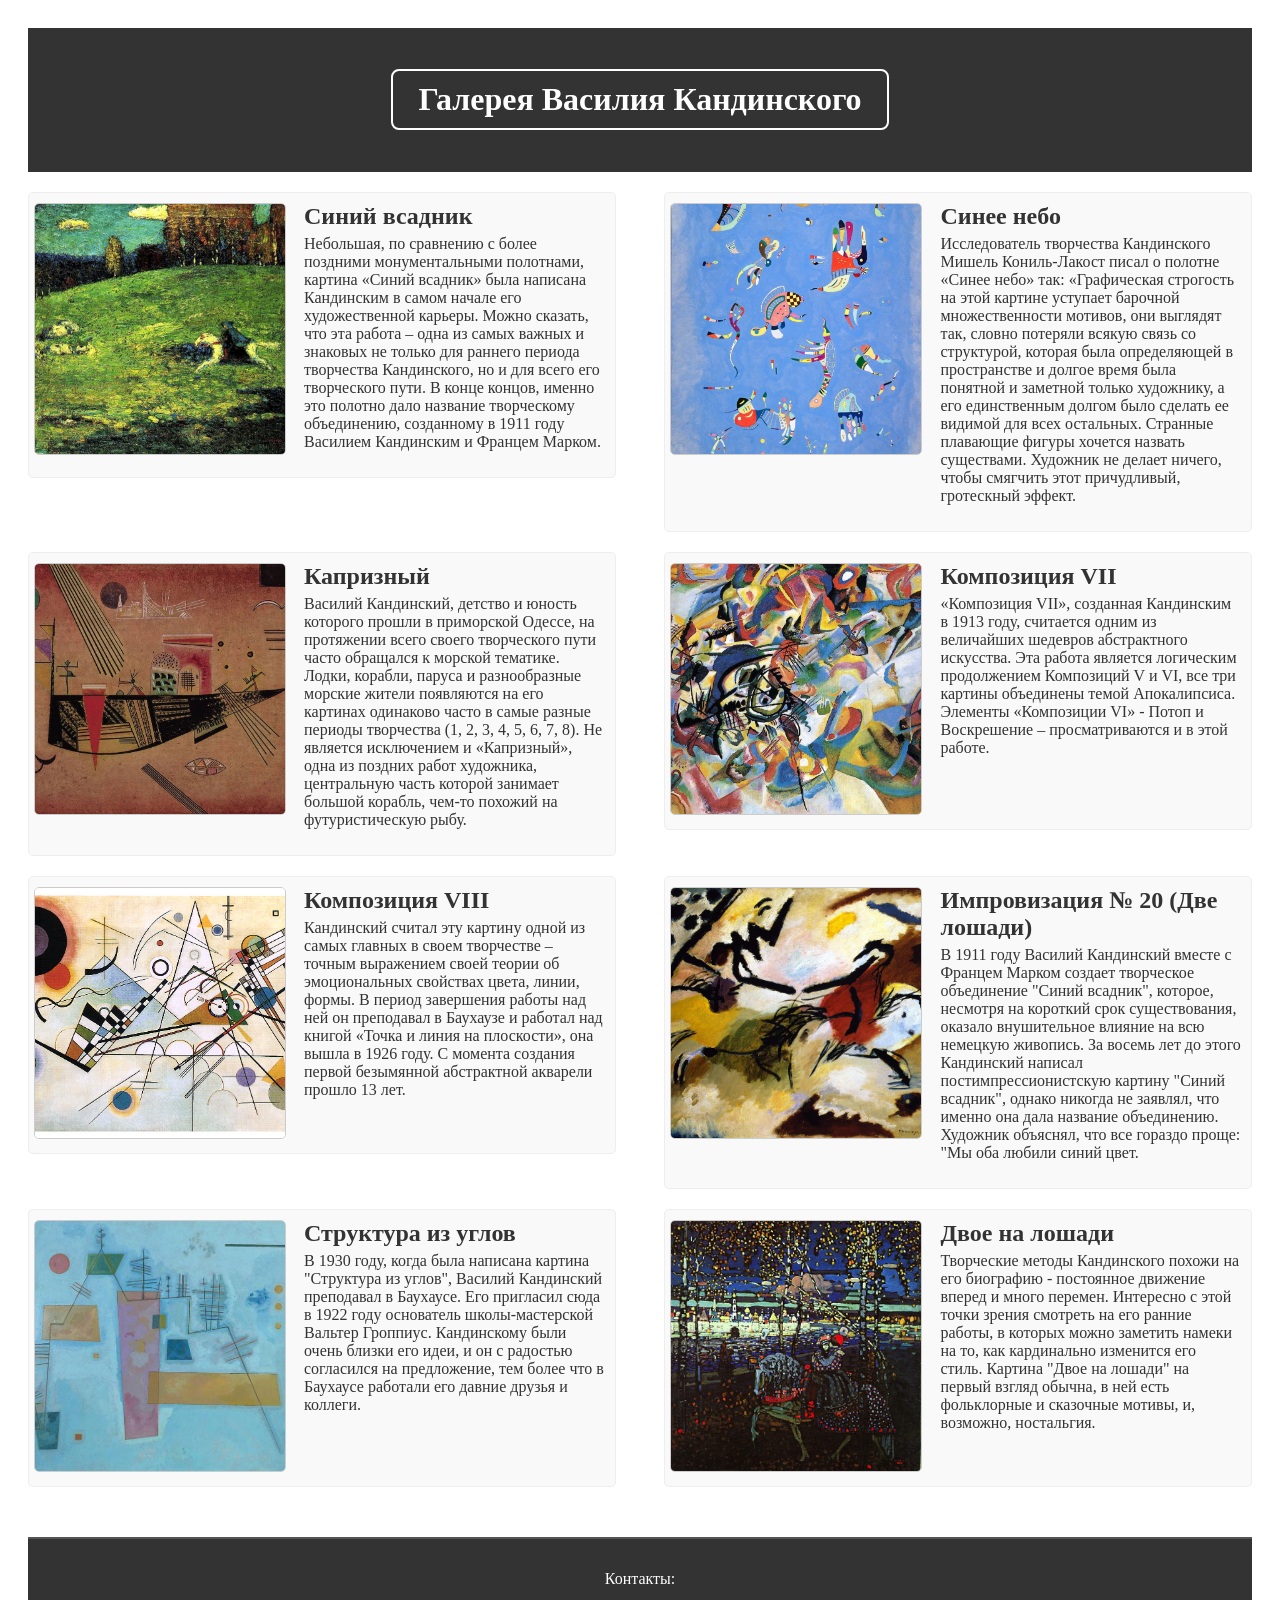
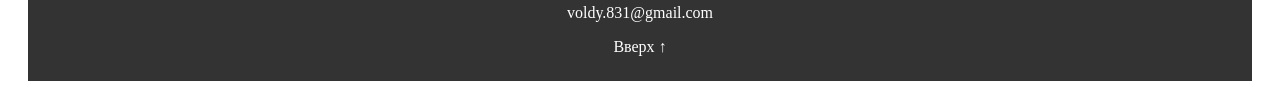
<file: index.html>
<!DOCTYPE html>
<html lang="ru">
<head>
  <meta charset="UTF-8">
  <meta name="description" content="Галерея картин Василия Кандинского — коллекция работ с описанием.">
  <title>Галерея Кандинского - Главная</title>
  <link rel="stylesheet" href="style.css">
</head>

<body>

    <header class="head">
      <h1><a href="index.html" class="logo" title="Вернуться на главную">Галерея Василия Кандинского</a></h1>
    </header>

    <main>
      <div class="row">
        <div class="item">
          <div class="thumbnail-container">
            <a href="blue_horseman.html">
              <img src="images/blue_horseman.jpg" alt="Картина: Синий всадник" class="thumbnail">
            </a>
          </div>
          <div class="description">
            <h2><a href="blue_horseman.html">Синий всадник</a></h2>
            <p><a href="blue_horseman.html">Небольшая, по сравнению с более поздними монументальными полотнами, картина «Синий всадник» была написана Кандинским в самом начале его художественной карьеры. Можно сказать, что эта работа – одна из самых важных и знаковых не только для раннего периода творчества Кандинского, но и для всего его творческого пути. В конце концов, именно это полотно дало название творческому объединению, созданному в 1911 году Василием Кандинским и Францем Марком.</a></p>
          </div>
        </div>

        <div class="item">
          <div class="thumbnail-container">
            <a href="blue_sky.html">
              <img src="images/blue_sky.jpg" alt="Картина: Синее небо" class="thumbnail">
            </a>
          </div>
          <div class="description">
            <h2><a href="blue_sky.html">Синее небо</a></h2>
            <p><a href="blue_sky.html">Исследователь творчества Кандинского Мишель Кониль-Лакост писал о полотне «Синее небо» так: «Графическая строгость на этой картине уступает барочной множественности мотивов, они выглядят так, словно потеряли всякую связь со структурой, которая была определяющей в пространстве и долгое время была понятной и заметной только художнику, а его единственным долгом было сделать ее видимой для всех остальных. Странные плавающие фигуры хочется назвать существами. Художник не делает ничего, чтобы смягчить этот причудливый, гротескный эффект.</a></p>
          </div>
        </div>

        <div class="row">
        <div class="item">
          <div class="thumbnail-container">
            <a href="capricious.html">
              <img src="images/capricious.jpg" alt="Картина: Капризный" class="thumbnail">
            </a>
          </div>
          <div class="description">
            <h2><a href="capricious.html">Капризный</a></h2>
            <p><a href="capricious.html">Василий Кандинский, детство и юность которого прошли в приморской Одессе, на протяжении всего своего творческого пути часто обращался к морской тематике. Лодки, корабли, паруса и разнообразные морские жители появляются на его картинах одинаково часто в самые разные периоды творчества (1, 2, 3, 4, 5, 6, 7, 8). Не является исключением и «Капризный», одна из поздних работ художника, центральную часть которой занимает большой корабль, чем-то похожий на футуристическую рыбу.</a></p>
          </div>
        </div>

        <div class="item">
          <div class="thumbnail-container">
            <a href="composition_VII.html">
              <img src="images/composition_VII.jpg" alt="Картина: Композиция VII" class="thumbnail">
            </a>
          </div>
          <div class="description">
            <h2><a href="composition_VII.html">Композиция VII</a></h2>
            <p><a href="composition_VII.html">«Композиция VII», созданная Кандинским в 1913 году, считается одним из величайших шедевров абстрактного искусства. Эта работа является логическим продолжением Композиций V  и VI, все три картины объединены темой Апокалипсиса. Элементы «Композиции VI» - Потоп и Воскрешение – просматриваются и в этой работе.</a></p>
          </div>
        </div>

        <div class="row">
        <div class="item">
          <div class="thumbnail-container">
            <a href="composition_VIII.html">
              <img src="images/composition_VIII.jpg" alt="Картина: Композиция VIII" class="thumbnail">
            </a>
          </div>
          <div class="description">
            <h2><a href="composition_VIII.html">Композиция VIII</a></h2>
            <p><a href="composition_VIII.html">Кандинский считал эту картину одной из самых главных в своем творчестве – точным выражением своей теории об эмоциональных свойствах цвета, линии, формы. В период завершения работы над ней он преподавал в Баухаузе и работал над книгой «Точка и линия на плоскости», она вышла в 1926 году. С момента создания первой безымянной абстрактной акварели прошло 13 лет.</a></p>
          </div>
        </div>

        <div class="item">
          <div class="thumbnail-container">
            <a href="improvisation_no_20_two_horses.html">
              <img src="images/improvisation_no_20_two_horses.jpg" alt="Картина: Импровизация № 20 (Две лошади)" class="thumbnail">
            </a>
          </div>
          <div class="description">
            <h2><a href="improvisation_no_20_two_horses.html">Импровизация № 20 (Две лошади)</a></h2>
            <p><a href="improvisation_no_20_two_horses.html">В 1911 году Василий Кандинский вместе с Францем Марком создает творческое объединение "Синий всадник", которое, несмотря на короткий срок существования, оказало внушительное влияние на всю немецкую живопись. За восемь лет до этого Кандинский написал постимпрессионистскую картину "Синий всадник", однако никогда не заявлял, что именно она дала название объединению. Художник объяснял, что все гораздо проще: "Мы оба любили синий цвет.</a></p>
          </div>
        </div>

        <div class="row">
        <div class="item">
          <div class="thumbnail-container">
            <a href="the_structure_of_the_corners.html">
              <img src="images/the_structure_of_the_corners.jpg" alt="Картина: Структура из углов" class="thumbnail">
            </a>
          </div>
          <div class="description">
            <h2><a href="the_structure_of_the_corners.html">Структура из углов</a></h2>
            <p><a href="the_structure_of_the_corners.html">В 1930 году, когда была написана картина "Структура из углов", Василий Кандинский преподавал в Баухаусе. Его пригласил сюда в 1922 году основатель школы-мастерской Вальтер Гроппиус. Кандинскому были очень близки его идеи, и он с радостью согласился на предложение, тем более что в Баухаусе работали его давние друзья и коллеги.</a></p>
          </div>
        </div>

        <div class="item">
          <div class="thumbnail-container">
            <a href="two_men_on_a_horse.html">
              <img src="images/two_men_on_a_horse.jpg" alt="Картина: Двое на лошади" class="thumbnail">
            </a>
          </div>
          <div class="description">
            <h2><a href="two_men_on_a_horse.html">Двое на лошади</a></h2>
            <p><a href="two_men_on_a_horse.html">Творческие методы Кандинского похожи на его биографию - постоянное движение вперед и много перемен. Интересно с этой точки зрения смотреть на его ранние работы, в которых можно заметить намеки на то, как кардинально изменится его стиль. Картина "Двое на лошади" на первый взгляд обычна, в ней есть фольклорные и сказочные мотивы, и, возможно, ностальгия.</a></p>
          </div>
        </div>
        
      </div>

    </main>

    <footer class="site-footer">

      <div class="contacts">
        <p>Контакты:</p>
        <p><a href="mailto:voldy.831@gmail.com">voldy.831@gmail.com</a></p>
      </div>

      <div class="back">
        <a href="#top">Вверх ↑</a>
      </div>
    </footer>

</body>

</html>
</file>
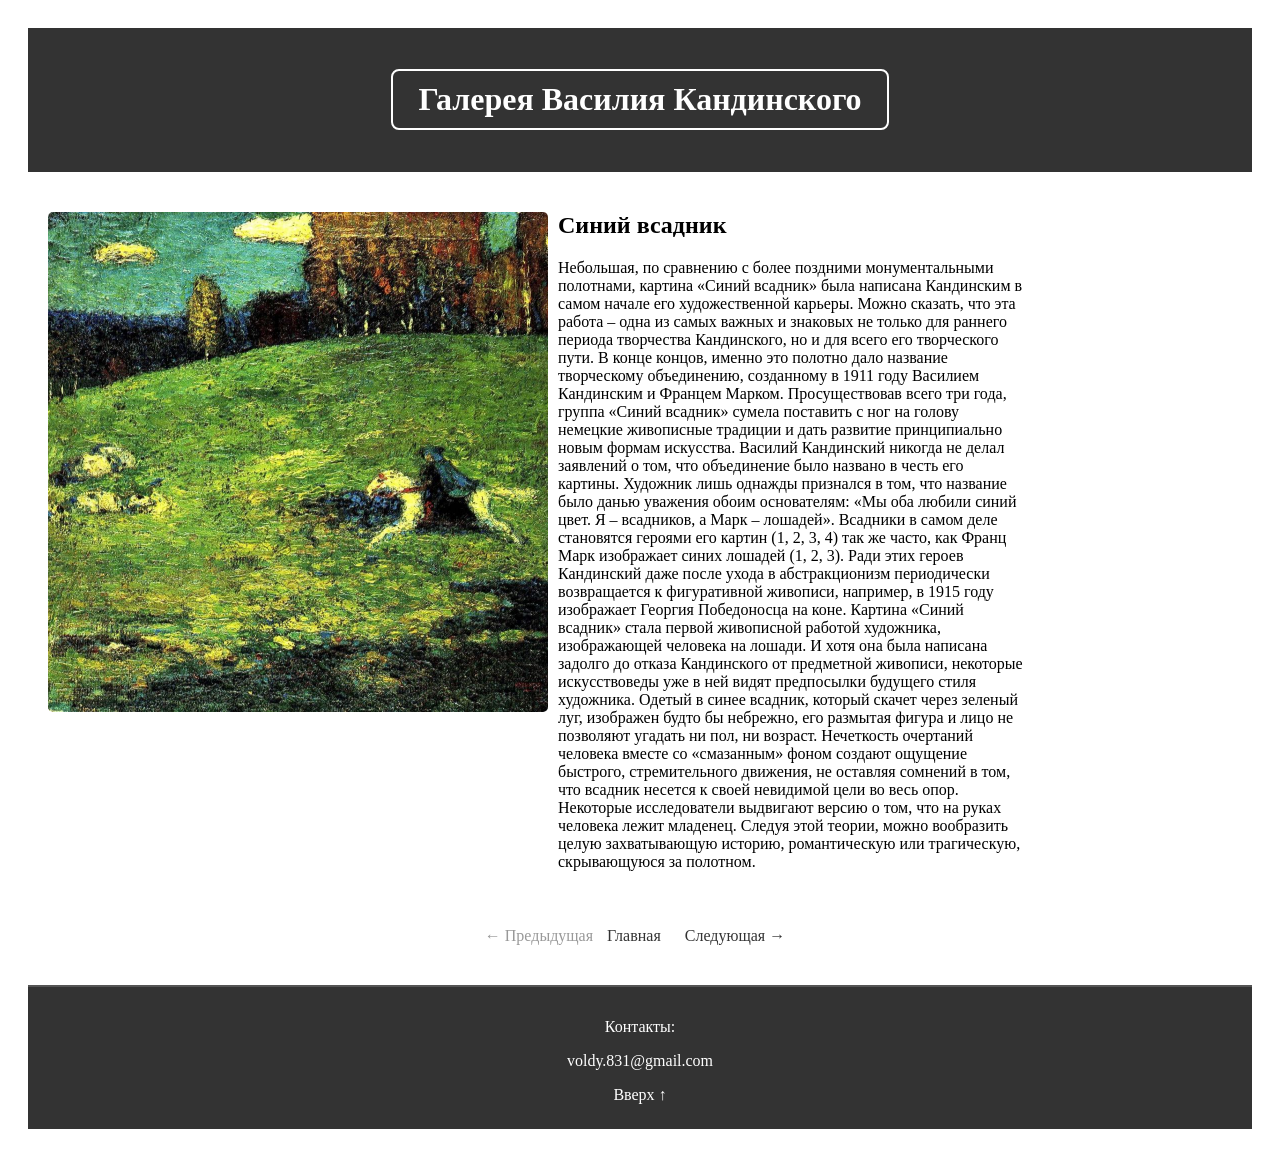
<file: blue_horseman.html>
<!DOCTYPE html>
<html lang="ru">

<head>
  <meta charset="UTF-8">
  <meta name="description" content="Галерея картин Василия Кандинского — коллекция работ с описанием.">
  <title>Галерея Кандинского - Главная</title>
  <link rel="stylesheet" href="style.css">
</head>

<body>

    <header class="head">
      <h1><a href="index.html" class="logo" title="Вернуться на главную">Галерея Василия Кандинского</a></h1>
    </header>

    <main>
      <div class="picture-page">
        <div class="info">
          <h2>Синий всадник</h2>
          <p>Небольшая, по сравнению с более поздними монументальными полотнами, картина «Синий всадник» была написана Кандинским в самом начале его художественной карьеры. Можно сказать, что эта работа – одна из самых важных и знаковых не только для раннего периода творчества Кандинского, но и для всего его творческого пути. В конце концов, именно это полотно дало название творческому объединению, созданному в 1911 году Василием Кандинским и Францем Марком. Просуществовав всего три года, группа «Синий всадник» сумела поставить с ног на голову немецкие живописные традиции и дать развитие принципиально новым формам искусства.
Василий Кандинский никогда не делал заявлений о том, что объединение было названо в честь его картины. Художник лишь однажды признался в том, что название было данью уважения обоим основателям: «Мы оба любили синий цвет. Я – всадников, а Марк – лошадей». Всадники в самом деле становятся героями его картин (1, 2, 3, 4) так же часто, как Франц Марк изображает синих лошадей (1, 2, 3). Ради этих героев Кандинский даже после ухода в абстракционизм периодически возвращается к фигуративной живописи, например, в 1915 году изображает Георгия Победоносца на коне.
Картина «Синий всадник» стала первой живописной работой художника, изображающей человека на лошади. И хотя она была написана задолго до отказа Кандинского от предметной живописи, некоторые искусствоведы уже в ней видят предпосылки будущего стиля художника. Одетый в синее всадник, который скачет через зеленый луг, изображен будто бы небрежно, его размытая фигура и лицо не позволяют угадать ни пол, ни возраст. Нечеткость очертаний человека вместе со «смазанным» фоном создают ощущение быстрого, стремительного движения, не оставляя сомнений в том, что всадник несется к своей невидимой цели во весь опор. Некоторые исследователи выдвигают версию о том, что на руках человека лежит младенец. Следуя этой теории, можно вообразить целую захватывающую историю, романтическую или трагическую, скрывающуюся за полотном.</p>
        </div>
        
        <div class="image">
          <img src="images/blue_horseman.jpg" alt="Картина: Синий всадник">
        </div>
      </div>

      <nav class="navigation">
        <span class="disabled">← Предыдущая</span>
        <a href="index.html">Главная</a>
        <a href="blue_sky.html">Следующая →</a>
      </nav>

    </main>

    <footer class="site-footer">

      <div class="contacts">
        <p>Контакты:</p>
        <p><a href="mailto:voldy.831@gmail.com">voldy.831@gmail.com</a></p>
      </div>

      <div class="back">
        <a href="#top">Вверх ↑</a>
      </div>
    </footer>

</body>

</html>
</file>
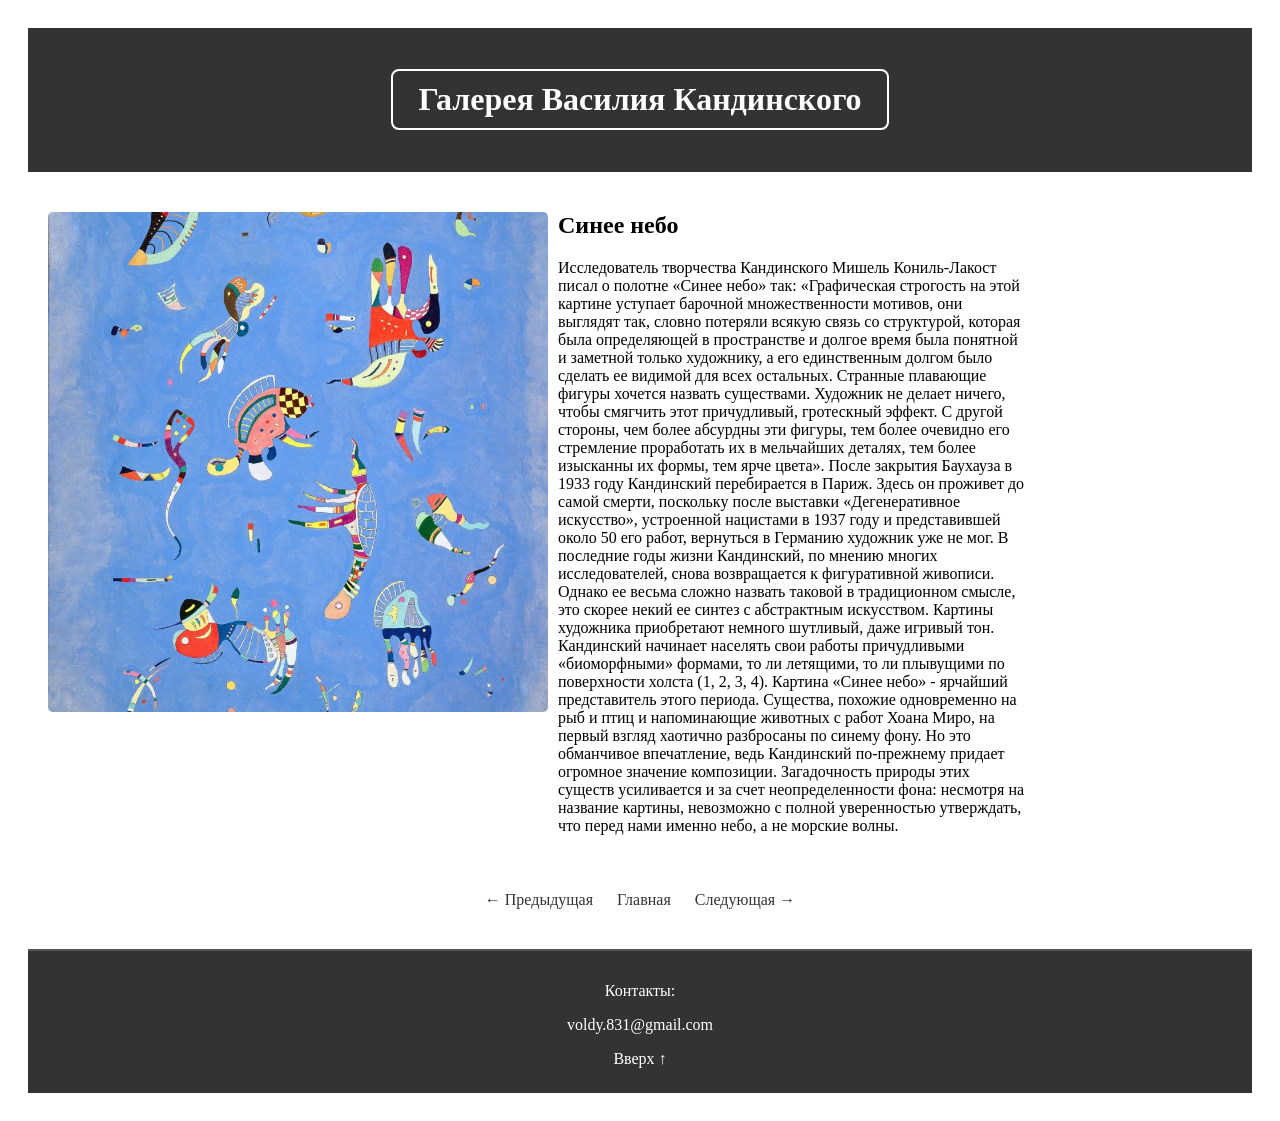
<file: blue_sky.html>
<!DOCTYPE html>
<html lang="ru">

<head>
  <meta charset="UTF-8">
  <meta name="description" content="Галерея картин Василия Кандинского — коллекция работ с описанием.">
  <title>Галерея Кандинского - Главная</title>
  <link rel="stylesheet" href="style.css">
</head>

<body>

    <header class="head">
      <h1><a href="index.html" class="logo" title="Вернуться на главную">Галерея Василия Кандинского</a></h1>
    </header>

    <main>
      <div class="picture-page">
        <div class="info">
          <h2>Синее небо</h2>
          <p>Исследователь творчества Кандинского Мишель Кониль-Лакост писал о полотне «Синее небо» так: «Графическая строгость на этой картине уступает барочной множественности мотивов, они выглядят так, словно потеряли всякую связь со структурой, которая была определяющей в пространстве и долгое время была понятной и заметной только художнику, а его единственным долгом было сделать ее видимой для всех остальных. Странные плавающие фигуры хочется назвать существами. Художник не делает ничего, чтобы смягчить этот причудливый, гротескный эффект. С другой стороны, чем более абсурдны эти фигуры, тем более очевидно его стремление проработать их в мельчайших деталях, тем более изысканны их формы, тем ярче цвета».
После закрытия Баухауза в 1933 году Кандинский перебирается в Париж. Здесь он проживет до самой смерти, поскольку после выставки «Дегенеративное искусство», устроенной нацистами в 1937 году и представившей около 50 его работ, вернуться в Германию художник уже не мог. 
В последние годы жизни Кандинский, по мнению многих исследователей, снова возвращается к фигуративной живописи. Однако ее весьма сложно назвать таковой в традиционном смысле, это скорее некий ее синтез с абстрактным искусством. Картины художника приобретают немного шутливый, даже игривый тон. Кандинский начинает населять свои работы причудливыми «биоморфными» формами, то ли летящими, то ли плывущими по поверхности холста (1, 2, 3, 4). Картина «Синее небо» - ярчайший представитель этого периода. Существа, похожие одновременно на рыб и птиц и напоминающие животных с работ Хоана Миро, на первый взгляд хаотично разбросаны по синему фону. Но это обманчивое впечатление, ведь Кандинский по-прежнему придает огромное значение композиции. Загадочность природы этих существ усиливается и за счет неопределенности фона: несмотря на название картины, невозможно с полной уверенностью утверждать, что перед нами именно небо, а не морские волны.</p>
        </div>
        
        <div class="image">
          <img src="images/blue_sky.jpg" alt="Картина: Синее небо">
        </div>
      </div>

      <nav class="navigation">
        <a href="blue_horseman.html">← Предыдущая</a>
        <a href="index.html">Главная</a>
        <a href="capricious.html">Следующая →</a>
      </nav>

    </main>

    <footer class="site-footer">

      <div class="contacts">
        <p>Контакты:</p>
        <p><a href="mailto:voldy.831@gmail.com">voldy.831@gmail.com</a></p>
      </div>

      <div class="back">
        <a href="#top">Вверх ↑</a>
      </div>
    </footer>

</body>

</html>
</file>
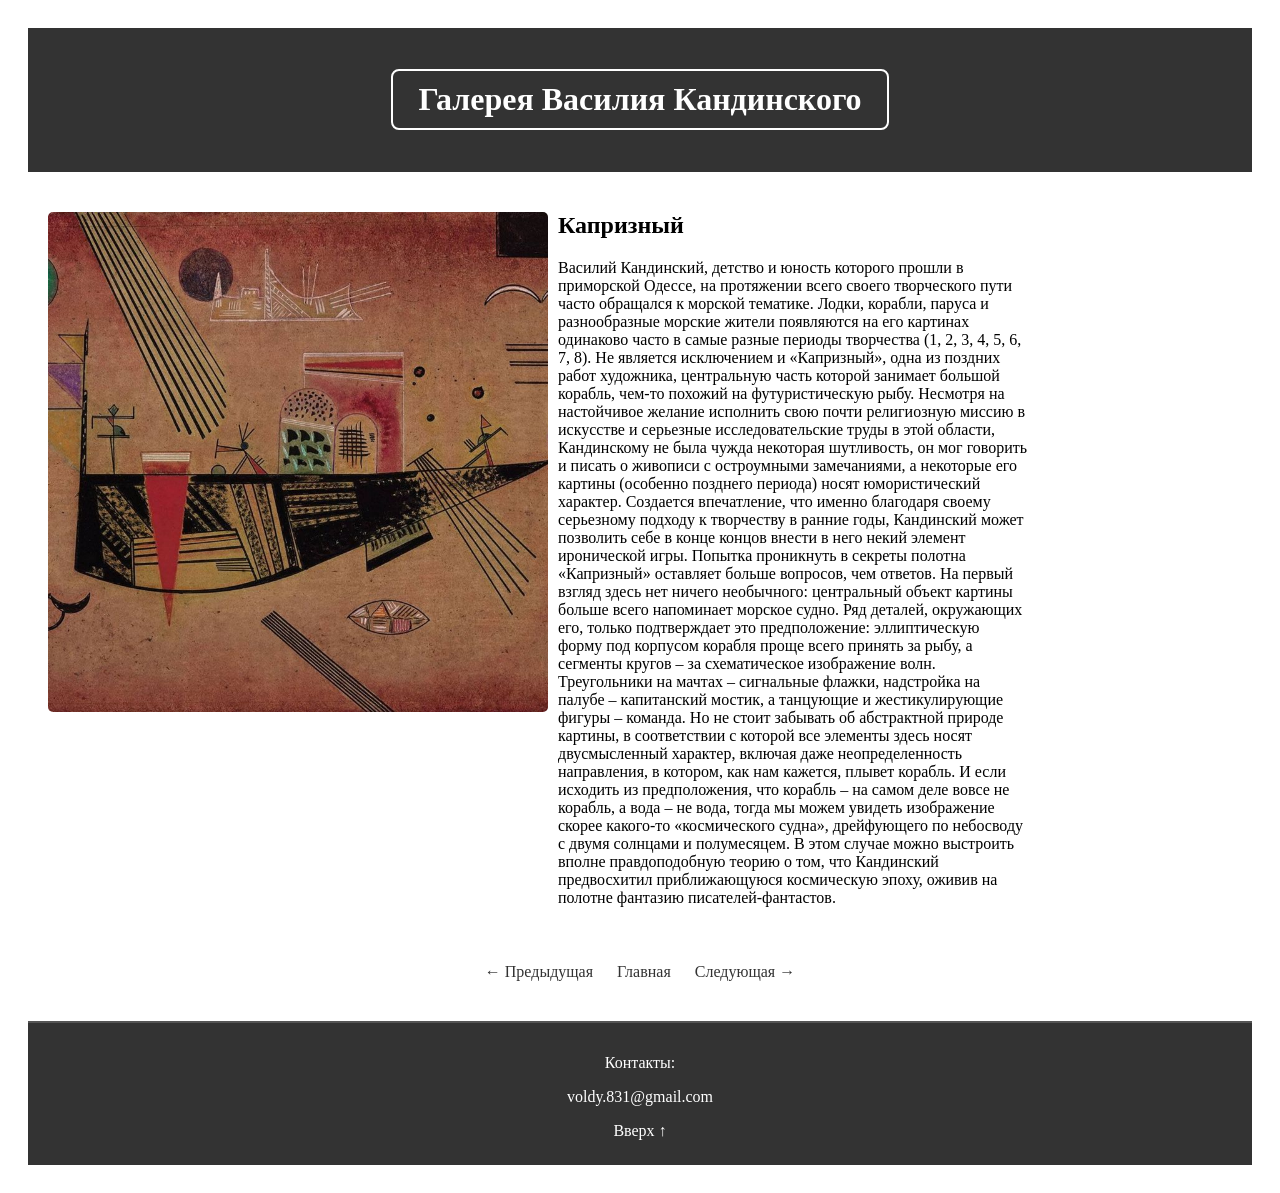
<file: capricious.html>
<!DOCTYPE html>
<html lang="ru">

<head>
  <meta charset="UTF-8">
  <meta name="description" content="Галерея картин Василия Кандинского — коллекция работ с описанием.">
  <title>Галерея Кандинского - Главная</title>
  <link rel="stylesheet" href="style.css">
</head>

<body>

    <header class="head">
      <h1><a href="index.html" class="logo" title="Вернуться на главную">Галерея Василия Кандинского</a></h1>
    </header>

    <main>
      <div class="picture-page">
        <div class="info">
          <h2>Капризный</h2>
          <p>Василий Кандинский, детство и юность которого прошли в приморской Одессе, на протяжении всего своего творческого пути часто обращался к морской тематике. Лодки, корабли, паруса и разнообразные морские жители появляются на его картинах одинаково часто в самые разные периоды творчества (1, 2, 3, 4, 5, 6, 7, 8). Не является исключением и «Капризный», одна из поздних работ художника, центральную часть которой занимает большой корабль, чем-то похожий на футуристическую рыбу. 
Несмотря на настойчивое желание исполнить свою почти религиозную миссию в искусстве и серьезные исследовательские труды в этой области, Кандинскому не была чужда некоторая шутливость, он мог говорить и писать о живописи с остроумными замечаниями, а некоторые его картины (особенно позднего периода) носят юмористический характер. Создается впечатление, что именно благодаря своему серьезному подходу к творчеству в ранние годы, Кандинский может позволить себе в конце концов внести в него некий элемент иронической игры.
Попытка проникнуть в секреты полотна «Капризный» оставляет больше вопросов, чем ответов. На первый взгляд здесь нет ничего необычного: центральный объект картины больше всего напоминает морское судно. Ряд деталей, окружающих его, только подтверждает это предположение: эллиптическую форму под корпусом корабля проще всего принять за рыбу, а сегменты кругов – за схематическое изображение волн. Треугольники на мачтах – сигнальные флажки, надстройка на палубе – капитанский мостик, а танцующие и жестикулирующие фигуры – команда.
Но не стоит забывать об абстрактной природе картины, в соответствии с которой все элементы здесь носят двусмысленный характер, включая даже неопределенность направления, в котором, как нам кажется, плывет корабль. И если исходить из предположения, что корабль – на самом деле вовсе не корабль, а вода – не вода, тогда мы можем увидеть изображение скорее какого-то «космического судна», дрейфующего по небосводу с двумя солнцами и полумесяцем. В этом случае можно выстроить вполне правдоподобную теорию о том, что Кандинский предвосхитил приближающуюся космическую эпоху, оживив на полотне фантазию писателей-фантастов.</p>
        </div>
        
        <div class="image">
          <img src="images/capricious.jpg" alt="Картина: Капризный">
        </div>
      </div>

      <nav class="navigation">
        <a href="blue_sky.html">← Предыдущая</a>
        <a href="index.html">Главная</a>
        <a href="composition_VII.html">Следующая →</a>
      </nav>

    </main>

    <footer class="site-footer">

      <div class="contacts">
        <p>Контакты:</p>
        <p><a href="mailto:voldy.831@gmail.com">voldy.831@gmail.com</a></p>
      </div>

      <div class="back">
        <a href="#top">Вверх ↑</a>
      </div>
    </footer>

</body>

</html>
</file>
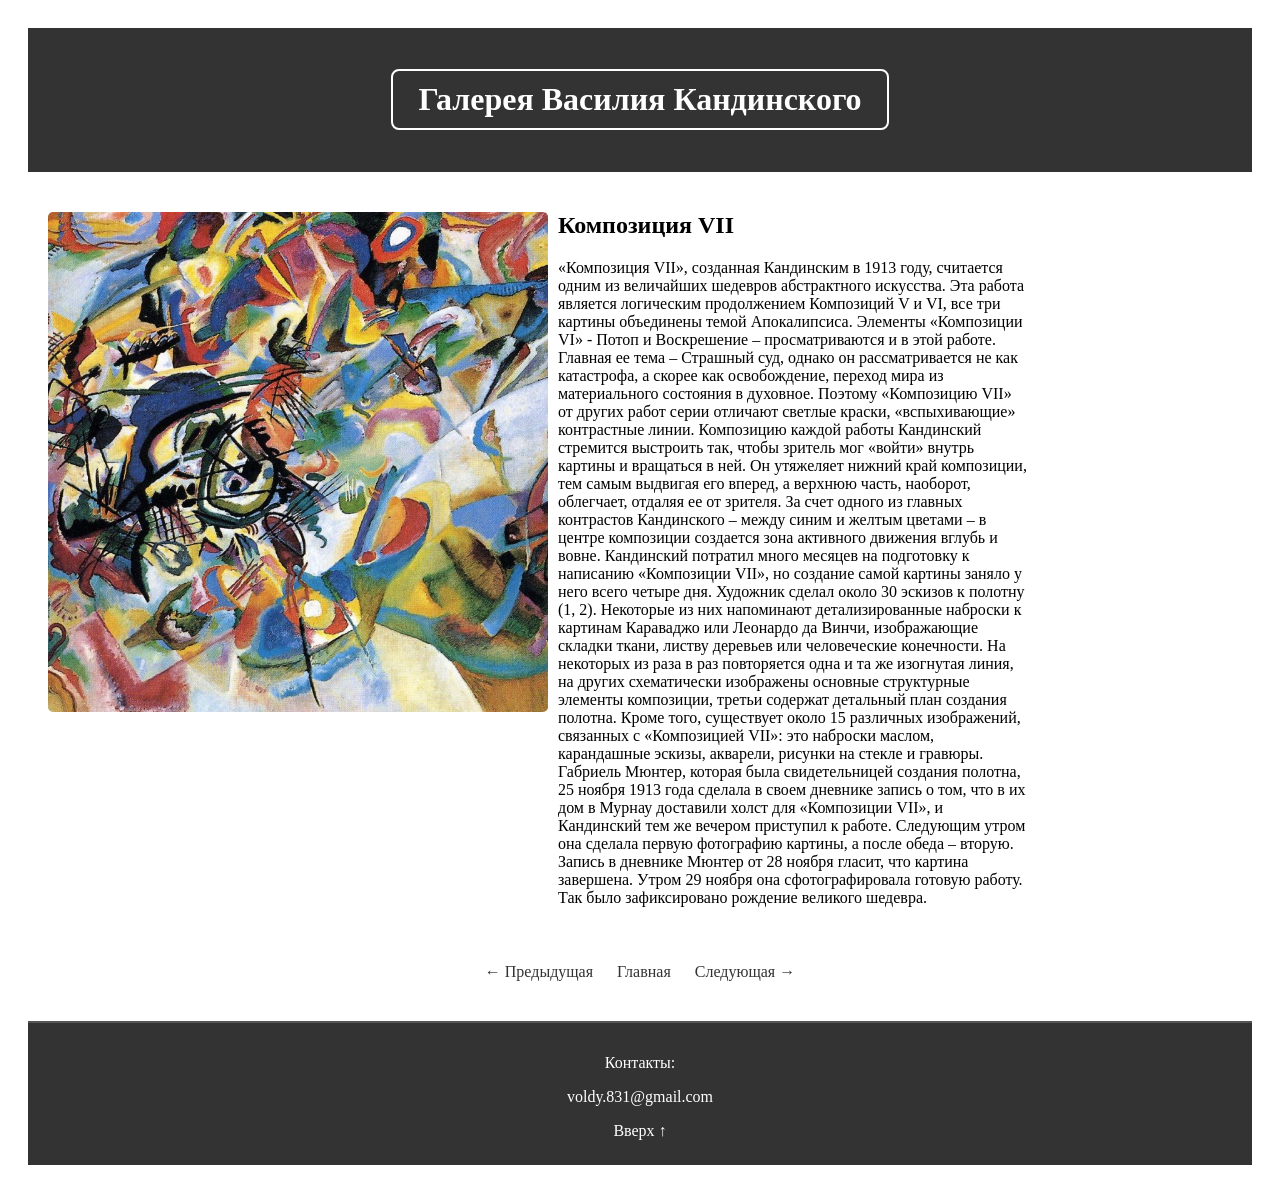
<file: composition_VII.html>
<!DOCTYPE html>
<html lang="ru">

<head>
  <meta charset="UTF-8">
  <meta name="description" content="Галерея картин Василия Кандинского — коллекция работ с описанием.">
  <title>Галерея Кандинского - Главная</title>
  <link rel="stylesheet" href="style.css">
</head>

<body>

    <header class="head">
      <h1><a href="index.html" class="logo" title="Вернуться на главную">Галерея Василия Кандинского</a></h1>
    </header>

    <main>
      <div class="picture-page">
        <div class="info">
          <h2>Композиция VII</h2>
          <p>«Композиция VII», созданная Кандинским в 1913 году, считается одним из величайших шедевров абстрактного искусства. Эта работа является логическим продолжением Композиций V  и VI, все три картины объединены темой Апокалипсиса. Элементы «Композиции VI» - Потоп и Воскрешение – просматриваются и в этой работе. Главная ее тема – Страшный суд, однако он рассматривается не как катастрофа, а скорее как освобождение, переход мира из материального состояния в духовное. Поэтому «Композицию VII» от других работ серии отличают светлые краски, «вспыхивающие» контрастные линии.
Композицию каждой работы Кандинский стремится выстроить так, чтобы зритель мог «войти» внутрь картины и вращаться в ней. Он утяжеляет нижний край композиции, тем самым выдвигая его вперед, а верхнюю часть, наоборот, облегчает, отдаляя ее от зрителя. За счет одного из главных контрастов Кандинского – между синим и желтым цветами – в центре композиции создается зона активного движения вглубь и вовне.
Кандинский потратил много месяцев на подготовку к написанию «Композиции VII», но создание самой картины заняло у него всего четыре дня. Художник сделал около 30 эскизов к полотну (1, 2). Некоторые из них напоминают детализированные наброски к картинам Караваджо или Леонардо да Винчи, изображающие складки ткани, листву деревьев или человеческие конечности. На некоторых из раза в раз повторяется одна и та же изогнутая линия, на других схематически изображены основные структурные элементы композиции, третьи содержат детальный план создания полотна. Кроме того, существует около 15 различных изображений, связанных с «Композицией VII»: это наброски маслом, карандашные эскизы, акварели, рисунки на стекле и гравюры.
Габриель Мюнтер, которая была свидетельницей создания полотна, 25 ноября 1913 года сделала в своем дневнике запись о том, что в их дом в Мурнау доставили холст для «Композиции VII», и Кандинский тем же вечером приступил к работе. Следующим утром она сделала первую фотографию картины, а после обеда – вторую. Запись в дневнике Мюнтер от 28 ноября гласит, что картина завершена. Утром 29 ноября она сфотографировала готовую работу. Так было зафиксировано рождение великого шедевра.</p>
        </div>
        
        <div class="image">
          <img src="images/composition_VII.jpg" alt="Картина: Композиция VII">
        </div>
      </div>

      <nav class="navigation">
        <a href="capricious.html">← Предыдущая</a>
        <a href="index.html">Главная</a>
        <a href="composition_VIII.html">Следующая →</a>
      </nav>

    </main>

    <footer class="site-footer">

      <div class="contacts">
        <p>Контакты:</p>
        <p><a href="mailto:voldy.831@gmail.com">voldy.831@gmail.com</a></p>
      </div>

      <div class="back">
        <a href="#top">Вверх ↑</a>
      </div>
    </footer>

</body>

</html>
</file>
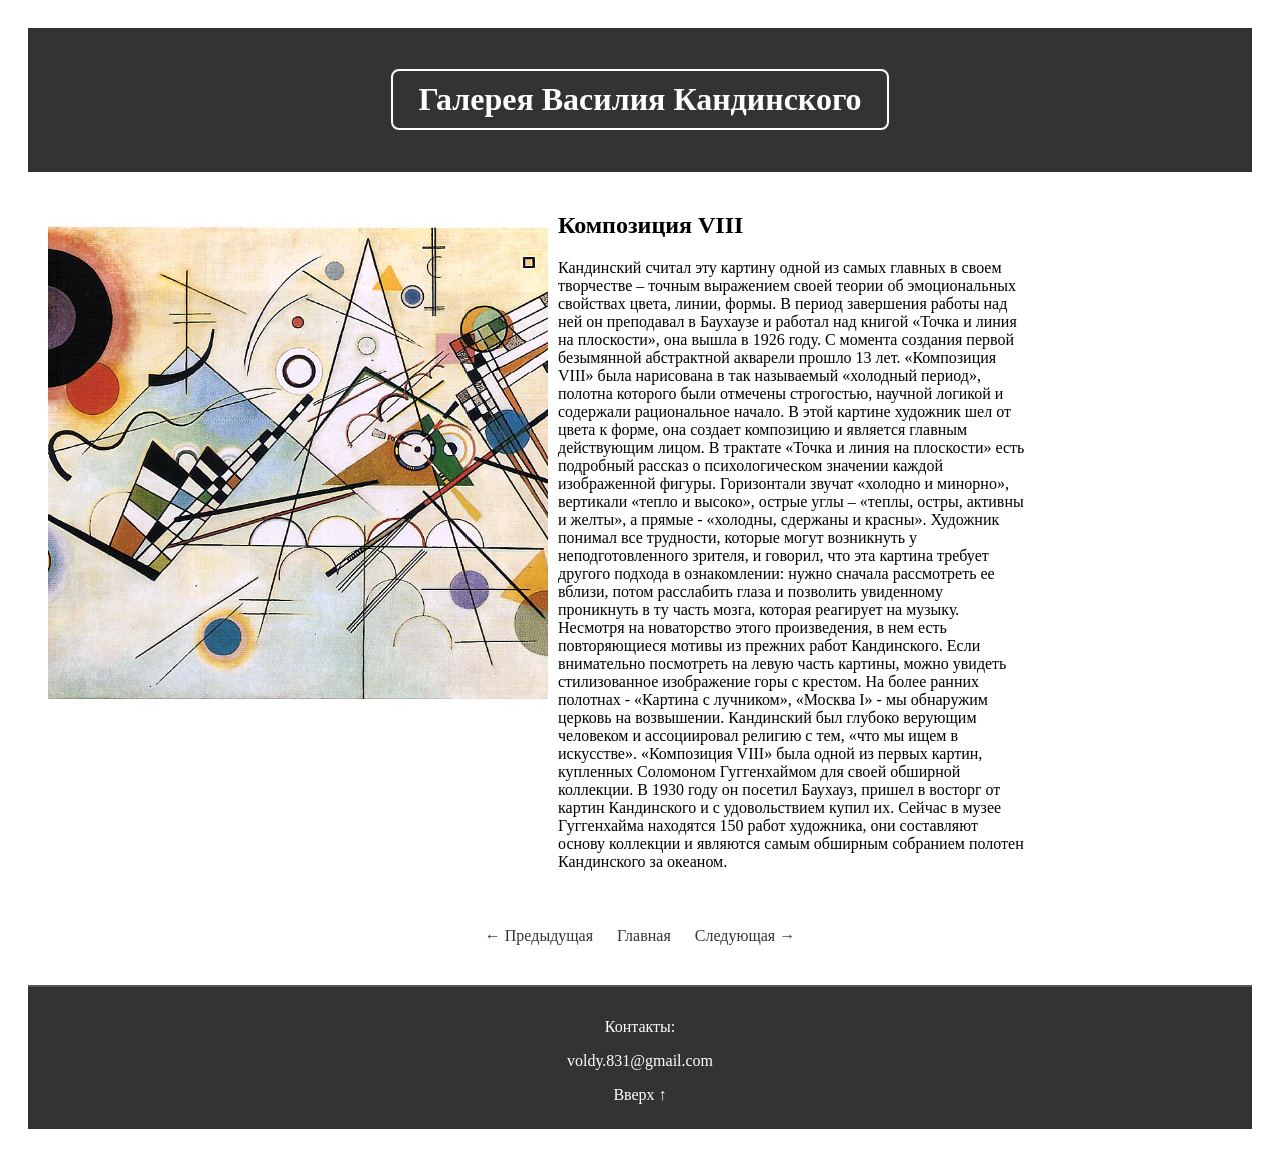
<file: composition_VIII.html>
<!DOCTYPE html>
<html lang="ru">

<head>
  <meta charset="UTF-8">
  <meta name="description" content="Галерея картин Василия Кандинского — коллекция работ с описанием.">
  <title>Галерея Кандинского - Главная</title>
  <link rel="stylesheet" href="style.css">
</head>

<body>

    <header class="head">
      <h1><a href="index.html" class="logo" title="Вернуться на главную">Галерея Василия Кандинского</a></h1>
    </header>

    <main>
      <div class="picture-page">
        <div class="info">
          <h2>Композиция VIII</h2>
          <p>Кандинский считал эту картину одной из самых главных в своем творчестве – точным выражением своей теории об эмоциональных свойствах цвета, линии, формы. В период завершения работы над ней он преподавал в Баухаузе и работал над книгой «Точка и линия на плоскости», она вышла в 1926 году. С момента создания первой безымянной абстрактной акварели прошло 13 лет.
«Композиция VIII» была нарисована в так называемый «холодный период», полотна которого были отмечены строгостью, научной логикой и содержали рациональное начало. В этой картине художник шел от цвета к форме, она создает композицию и является главным действующим лицом.
В трактате «Точка и линия на плоскости» есть подробный рассказ о психологическом значении каждой изображенной фигуры. Горизонтали звучат «холодно и минорно», вертикали «тепло и высоко», острые углы – «теплы, остры, активны и желты», а прямые - «холодны, сдержаны и красны».
Художник понимал все трудности, которые могут возникнуть у неподготовленного зрителя, и говорил, что эта картина требует другого подхода в ознакомлении: нужно сначала рассмотреть ее вблизи, потом расслабить глаза и позволить увиденному проникнуть в ту часть мозга, которая реагирует на музыку.
Несмотря на новаторство этого произведения, в нем есть повторяющиеся мотивы из прежних работ Кандинского. Если внимательно посмотреть на левую часть картины, можно увидеть стилизованное изображение горы с крестом. На более ранних полотнах - «Картина с лучником», «Москва I» - мы обнаружим церковь на возвышении. Кандинский был глубоко верующим человеком и ассоциировал религию с тем, «что мы ищем в искусстве».
«Композиция VIII» была одной из первых картин, купленных Соломоном Гуггенхаймом для своей обширной коллекции. В 1930 году он посетил Баухауз, пришел в восторг от картин Кандинского и с удовольствием купил их. Сейчас в музее Гуггенхайма находятся 150 работ художника, они составляют основу коллекции и являются самым обширным собранием полотен Кандинского за океаном.</p>
        </div>
        
        <div class="image">
          <img src="images/composition_VIII.jpg" alt="Картина: Композиция VIII">
        </div>
      </div>

      <nav class="navigation">
        <a href="composition_VII.html">← Предыдущая</a>
        <a href="index.html">Главная</a>
        <a href="improvisation_no_20_two_horses.html">Следующая →</a>
      </nav>

    </main>

    <footer class="site-footer">

      <div class="contacts">
        <p>Контакты:</p>
        <p><a href="mailto:voldy.831@gmail.com">voldy.831@gmail.com</a></p>
      </div>

      <div class="back">
        <a href="#top">Вверх ↑</a>
      </div>
    </footer>

</body>

</html>
</file>
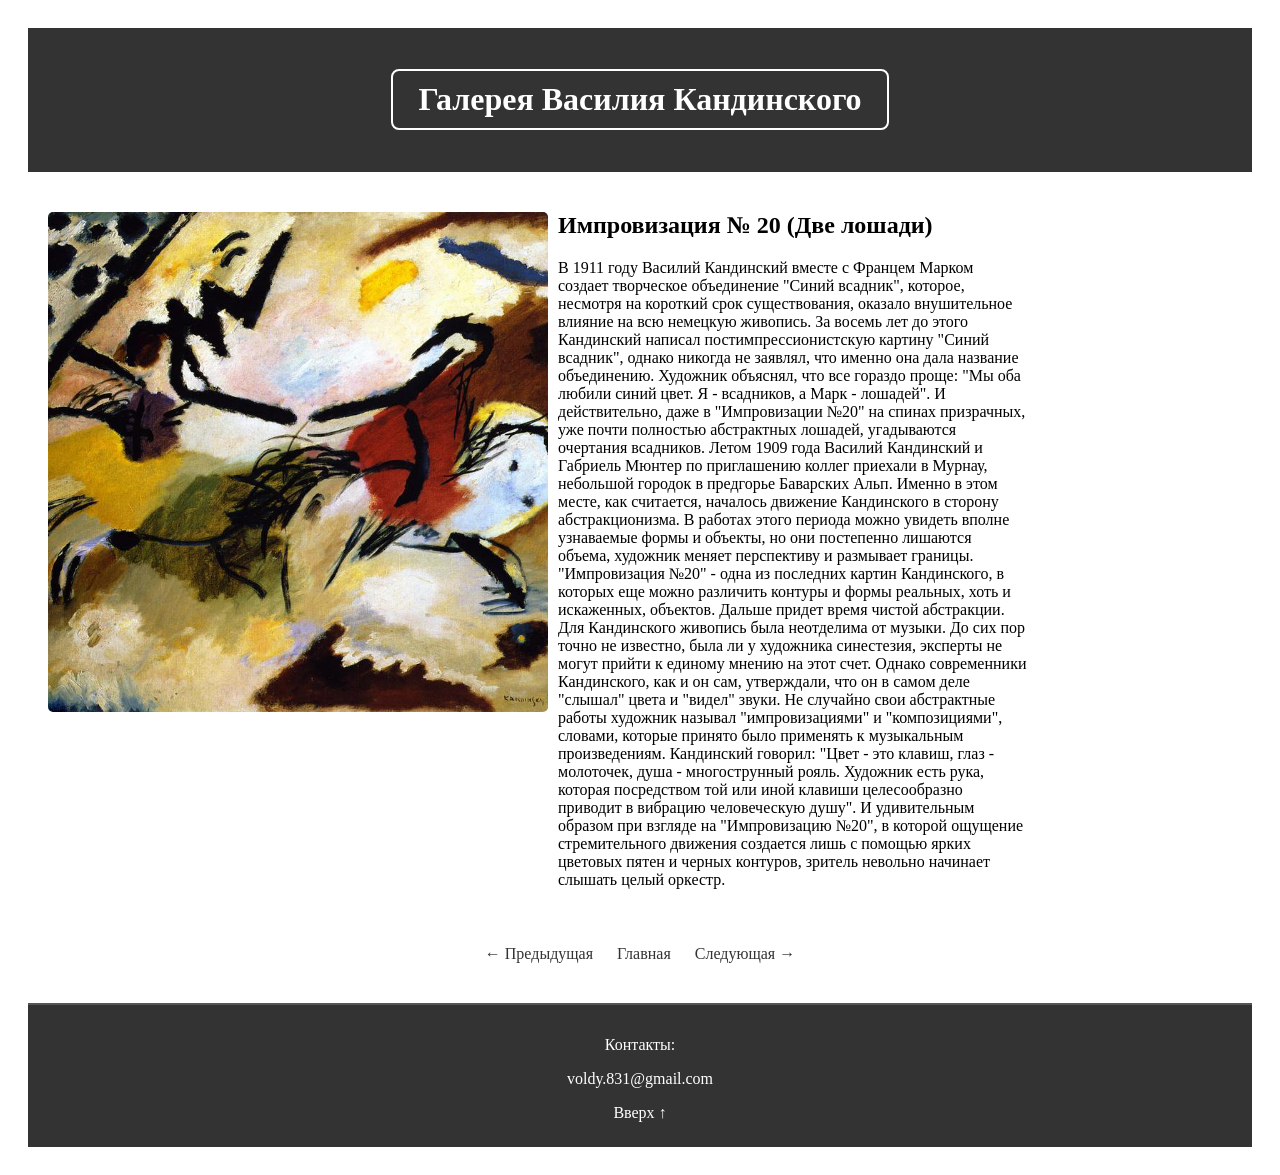
<file: improvisation_no_20_two_horses.html>
<!DOCTYPE html>
<html lang="ru">

<head>
  <meta charset="UTF-8">
  <meta name="description" content="Галерея картин Василия Кандинского — коллекция работ с описанием.">
  <title>Галерея Кандинского - Главная</title>
  <link rel="stylesheet" href="style.css">
</head>

<body>

    <header class="head">
      <h1><a href="index.html" class="logo" title="Вернуться на главную">Галерея Василия Кандинского</a></h1>
    </header>

    <main>
      <div class="picture-page">
        <div class="info">
          <h2>Импровизация № 20 (Две лошади)</h2>
          <p>В 1911 году Василий Кандинский вместе с Францем Марком создает творческое объединение "Синий всадник", которое, несмотря на короткий срок существования, оказало внушительное влияние на всю немецкую живопись. За восемь лет до этого Кандинский написал постимпрессионистскую картину "Синий всадник", однако никогда не заявлял, что именно она дала название объединению. Художник объяснял, что все гораздо проще: "Мы оба любили синий цвет. Я - всадников, а Марк - лошадей". И действительно, даже в "Импровизации №20" на спинах призрачных, уже почти полностью абстрактных лошадей, угадываются очертания всадников.
Летом 1909 года Василий Кандинский и Габриель Мюнтер по приглашению коллег приехали в Мурнау, небольшой городок в предгорье Баварских Альп. Именно в этом месте, как считается, началось движение Кандинского в сторону абстракционизма. В работах этого периода можно увидеть вполне узнаваемые формы и объекты, но они постепенно лишаются объема, художник меняет перспективу и размывает границы. "Импровизация №20" - одна из последних картин Кандинского, в которых еще можно различить контуры и формы реальных, хоть и искаженных, объектов. Дальше придет время чистой абстракции.
Для Кандинского живопись была неотделима от музыки. До сих пор точно не известно, была ли у художника синестезия, эксперты не могут прийти к единому мнению на этот счет. Однако современники Кандинского, как и он сам, утверждали, что он в самом деле "слышал" цвета и "видел" звуки. Не случайно свои абстрактные работы художник называл "импровизациями" и "композициями", словами, которые принято было применять к музыкальным произведениям. 
Кандинский говорил: "Цвет - это клавиш, глаз - молоточек, душа - многострунный рояль. Художник есть рука, которая посредством той или иной клавиши целесообразно приводит в вибрацию человеческую душу". И удивительным образом при взгляде на "Импровизацию №20", в которой ощущение стремительного движения создается лишь с помощью ярких цветовых пятен и черных контуров, зритель невольно начинает слышать целый оркестр.</p>
        </div>
        
        <div class="image">
          <img src="images/improvisation_no_20_two_horses.jpg" alt="Картина: Импровизация № 20 (Две лошади)">
        </div>
      </div>

      <nav class="navigation">
        <a href="composition_VIII.html">← Предыдущая</a>
        <a href="index.html">Главная</a>
        <a href="the_structure_of_the_corners.html">Следующая →</a>
      </nav>

    </main>

    <footer class="site-footer">

      <div class="contacts">
        <p>Контакты:</p>
        <p><a href="mailto:voldy.831@gmail.com">voldy.831@gmail.com</a></p>
      </div>

      <div class="back">
        <a href="#top">Вверх ↑</a>
      </div>
    </footer>

</body>

</html>
</file>
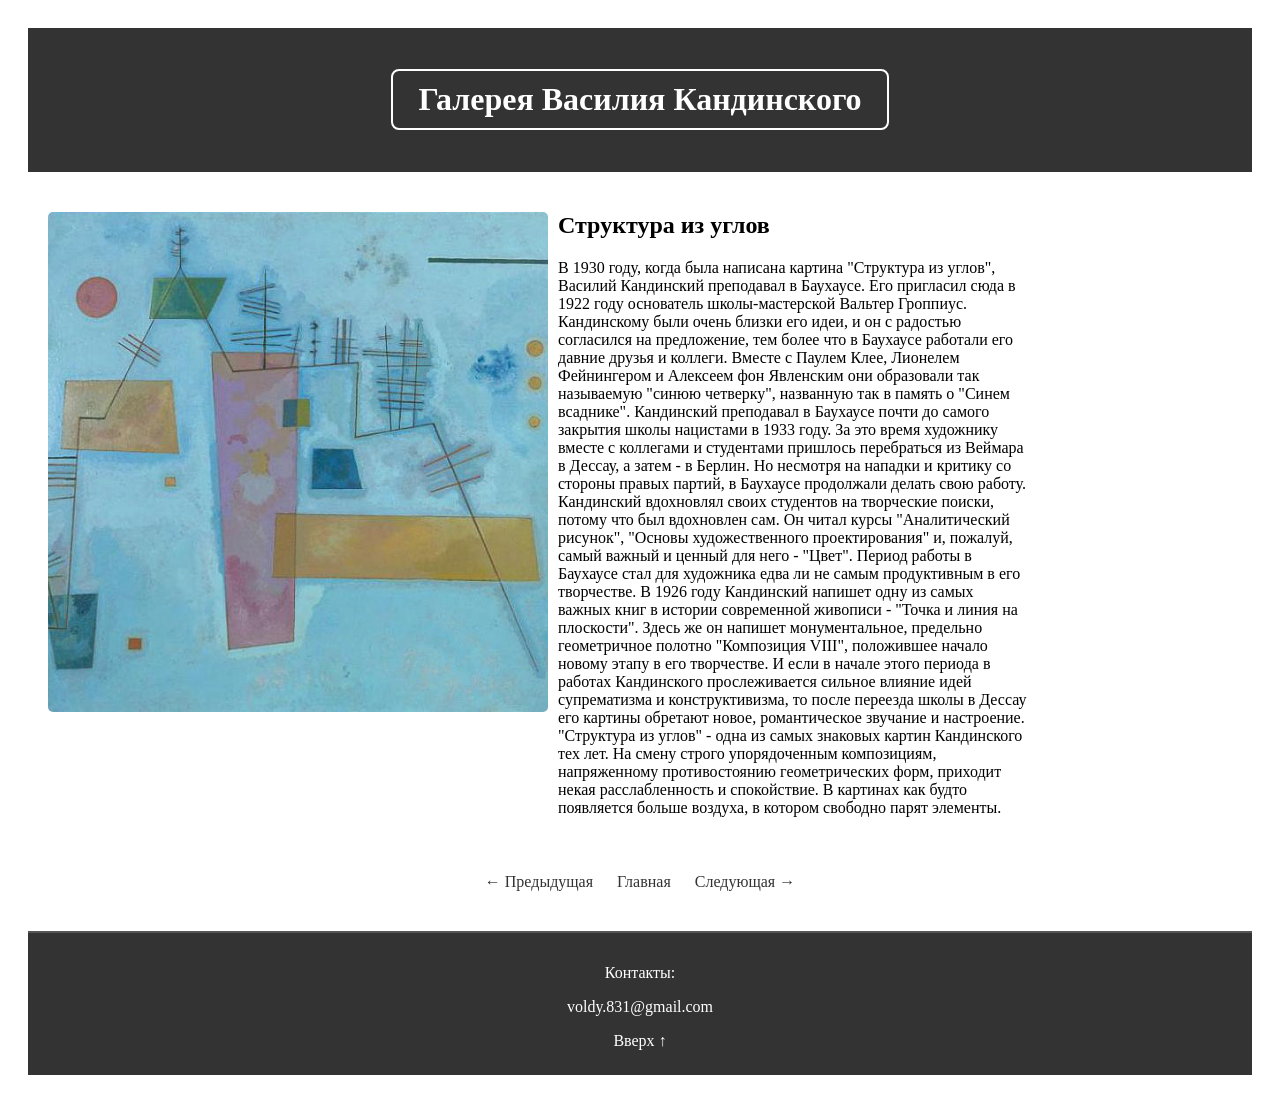
<file: the_structure_of_the_corners.html>
<!DOCTYPE html>
<html lang="ru">

<head>
  <meta charset="UTF-8">
  <meta name="description" content="Галерея картин Василия Кандинского — коллекция работ с описанием.">
  <title>Галерея Кандинского - Главная</title>
  <link rel="stylesheet" href="style.css">
</head>

<body>

    <header class="head">
      <h1><a href="index.html" class="logo" title="Вернуться на главную">Галерея Василия Кандинского</a></h1>
    </header>

    <main>
      <div class="picture-page">
        <div class="info">
          <h2>Структура из углов</h2>
          <p>В 1930 году, когда была написана картина "Структура из углов", Василий Кандинский преподавал в Баухаусе. Его пригласил сюда в 1922 году основатель школы-мастерской Вальтер Гроппиус. Кандинскому были очень близки его идеи, и он с радостью согласился на предложение, тем более что в Баухаусе работали его давние друзья и коллеги. Вместе с Паулем Клее, Лионелем Фейнингером и Алексеем фон Явленским они образовали так называемую "синюю четверку", названную так в память о "Синем всаднике".
Кандинский преподавал в Баухаусе почти до самого закрытия школы нацистами в 1933 году. За это время художнику вместе с коллегами и студентами пришлось перебраться из Веймара в Дессау, а затем - в Берлин. Но несмотря на нападки и критику со стороны правых партий, в Баухаусе продолжали делать свою работу. Кандинский вдохновлял своих студентов на творческие поиски, потому что был вдохновлен сам. Он читал курсы "Аналитический рисунок", "Основы художественного проектирования" и, пожалуй, самый важный и ценный для него - "Цвет". 
Период работы в Баухаусе стал для художника едва ли не самым продуктивным в его творчестве. В 1926 году Кандинский напишет одну из самых важных книг в истории современной живописи - "Точка и линия на плоскости". Здесь же он напишет монументальное, предельно геометричное полотно "Композиция VIII", положившее начало новому этапу в его творчестве. И если в начале этого периода в работах Кандинского прослеживается сильное влияние идей супрематизма и конструктивизма, то после переезда школы в Дессау его картины обретают новое, романтическое звучание и настроение. "Структура из углов" - одна из самых знаковых картин Кандинского тех лет. На смену строго упорядоченным композициям, напряженному противостоянию геометрических форм, приходит некая расслабленность и спокойствие. В картинах как будто появляется больше воздуха, в котором свободно парят элементы.</p>
        </div>
        
        <div class="image">
          <img src="images/the_structure_of_the_corners.jpg" alt="Картина: Структура из углов">
        </div>
      </div>

      <nav class="navigation">
        <a href="improvisation_no_20_two_horses.html">← Предыдущая</a>
        <a href="index.html">Главная</a>
        <a href="two_men_on_a_horse.html">Следующая →</a>
      </nav>

    </main>

    <footer class="site-footer">

      <div class="contacts">
        <p>Контакты:</p>
        <p><a href="mailto:voldy.831@gmail.com">voldy.831@gmail.com</a></p>
      </div>

      <div class="back">
        <a href="#top">Вверх ↑</a>
      </div>
    </footer>

</body>

</html>
</file>
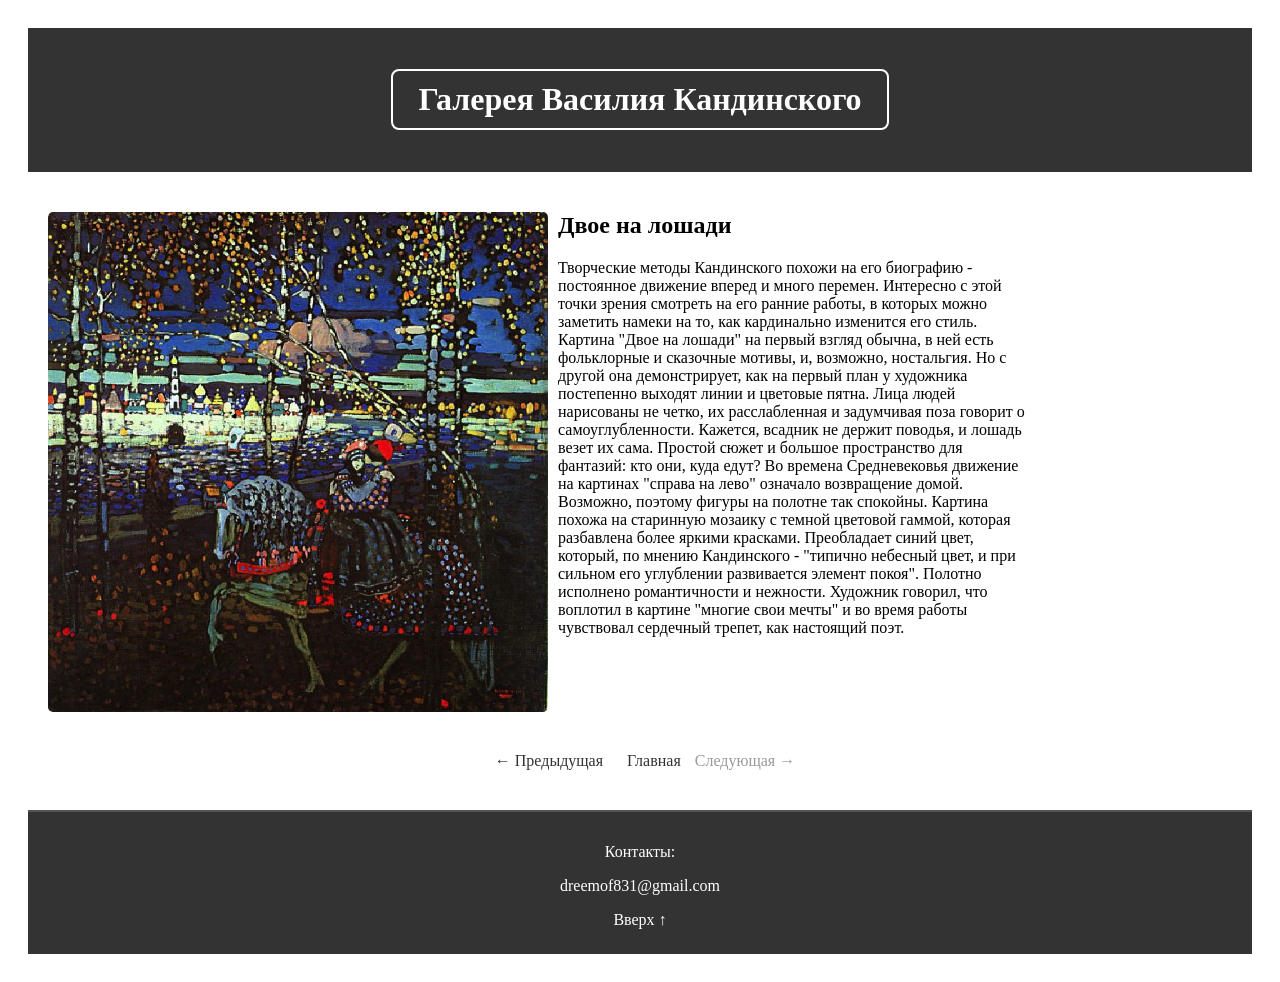
<file: two_men_on_a_horse.html>
<!DOCTYPE html>
<html lang="ru">

<head>
  <meta charset="UTF-8">
  <meta name="description" content="Галерея картин Василия Кандинского — коллекция работ с описанием.">
  <title>Галерея Кандинского - Главная</title>
  <link rel="stylesheet" href="style.css">
</head>

<body>

    <header class="head">
      <h1><a href="index.html" class="logo" title="Вернуться на главную">Галерея Василия Кандинского</a></h1>
    </header>

    <main>
      <div class="picture-page">
        <div class="info">
          <h2>Двое на лошади</h2>
          <p>Творческие методы Кандинского похожи на его биографию - постоянное движение вперед и много перемен. Интересно с этой точки зрения смотреть на его ранние работы, в которых можно заметить намеки на то, как кардинально изменится его стиль.
Картина "Двое на лошади" на первый взгляд обычна, в ней есть фольклорные и сказочные мотивы, и, возможно, ностальгия. Но с другой она демонстрирует, как на первый план у художника постепенно выходят линии и цветовые пятна. Лица людей нарисованы не четко, их расслабленная и задумчивая поза говорит о самоуглубленности. Кажется, всадник не держит поводья, и лошадь везет их сама. Простой сюжет и большое пространство для фантазий: кто они, куда едут? Во времена Средневековья движение на картинах "справа на лево" означало возвращение домой. Возможно, поэтому фигуры на полотне так спокойны.
Картина похожа на старинную мозаику с темной цветовой гаммой, которая разбавлена более яркими красками. Преобладает синий цвет, который, по мнению Кандинского - "типично небесный цвет, и при сильном его углублении развивается элемент покоя". Полотно исполнено романтичности и нежности. Художник говорил, что воплотил в картине "многие свои мечты" и во время работы чувствовал сердечный трепет, как настоящий поэт.</p>
        </div>
        
        <div class="image">
          <img src="images/two_men_on_a_horse.jpg" alt="Картина: Двое на лошади">
        </div>
      </div>

      <nav class="navigation">
        <a href="the_structure_of_the_corners.html">← Предыдущая</a>
        <a href="index.html">Главная</a>
        <span class="disabled">Следующая →</span>
      </nav>

    </main>

    <footer class="site-footer">

      <div class="contacts">
        <p>Контакты:</p>
        <p><a href="mailto:dreemof831@gmail.com">dreemof831@gmail.com</a></p>
      </div>

      <div class="back">
        <a href="#top">Вверх ↑</a>
      </div>
    </footer>

</body>

</html>
</file>
<file: style.css>
.head {
    background-color: #333;
    text-align: center;
    padding: 20px 0;
}

.logo {
    color: #fff;
    text-decoration: none;
    font-size: 32px;
    padding: 10px 25px;
    border: 2px solid #fff;
    border-radius: 8px;
    display: inline-block;
}

.logo:hover {
    background-color: #fff;
    color: #333;
}

body{
    padding: 20px;
}

.item{
    width: 48%;
    float:left;
    margin-right: 4%;
    margin-bottom: 20px;
    padding: 10px 10px 10px 5px;
    box-sizing: border-box;
    border: 1px solid #eee;
    border-radius: 5px;
    background-color: #f9f9f9;
}

.item:nth-child(2n){
    margin-right: 0;
}

.thumbnail-container{
    float:left;
    width:250px;
}

html{
    scroll-behavior: smooth;
}

.thumbnail{
    width: 100%;
    height: 250px;
    object-fit: cover;
    border: 1px solid #ccc;
    border-radius: 5px;
    transition: transform 0.3s;
}

.thumbnail:hover{
    transform: scale(1.02);
    z-index: 1;
}

.row:first-child{
    margin-top:20px;
}

.row::after{
    content: "";
    display: block;
    clear: both;
}

.description{
    text-align: left;
    margin-left: 270px;
}

.description a{
    color: #333;
    text-decoration: none;
    transition: color 0.3s;
    
}

.description a:hover{
    color: #4a90e2;
    transform: scale(1.02);
}

.description h2,.description p{
    margin-top: 0;
}

.description h2{
    margin-bottom: 5px;
}

.site-footer{
    background-color: #333;
    color: #fff;
    padding: 15px 20px;
    text-align: center;
    clear: both;
    border-top: 2px solid #555;
    margin-top: 30px;
}

.contacts,.back{
    display: block;
    margin-bottom: 10px;
}

.site-footer a{
    color: #fff;
    text-decoration: none;
}
.site-footer a:hover{
    font-weight: bold;
}

.picture-page{
    width: 80%;
    margin: 40px 20px;
    overflow: hidden;
}

.info {
    width: calc(100% - 510px); 
    float: right;
    padding: 0;
    margin-left: 10px; 
    box-sizing: border-box;
    text-align: left;
}


.info h2,.info p{
    margin-top: 0;
}

.image{
    float: left;
    width: 500px;
    height: 500px;
    overflow: hidden;
    margin-right: 0;;
}

.image img{
    width: 100%;
    height: 100%;
    object-fit: cover;
    border-radius: 1%;
}

.navigation{
    text-align: center;
    margin-top: 20px;
    margin-bottom: 40px;
}

.navigation a{
    display: inline-block;
    margin: 0 10px;
    color: #333;
    text-decoration: none;
    transition: transform 0.2s;
}

.navigation a:hover{
    transform: scale(1.03);
}

.disabled{
    color: #999;
    pointer-events: none;
}
</file>
